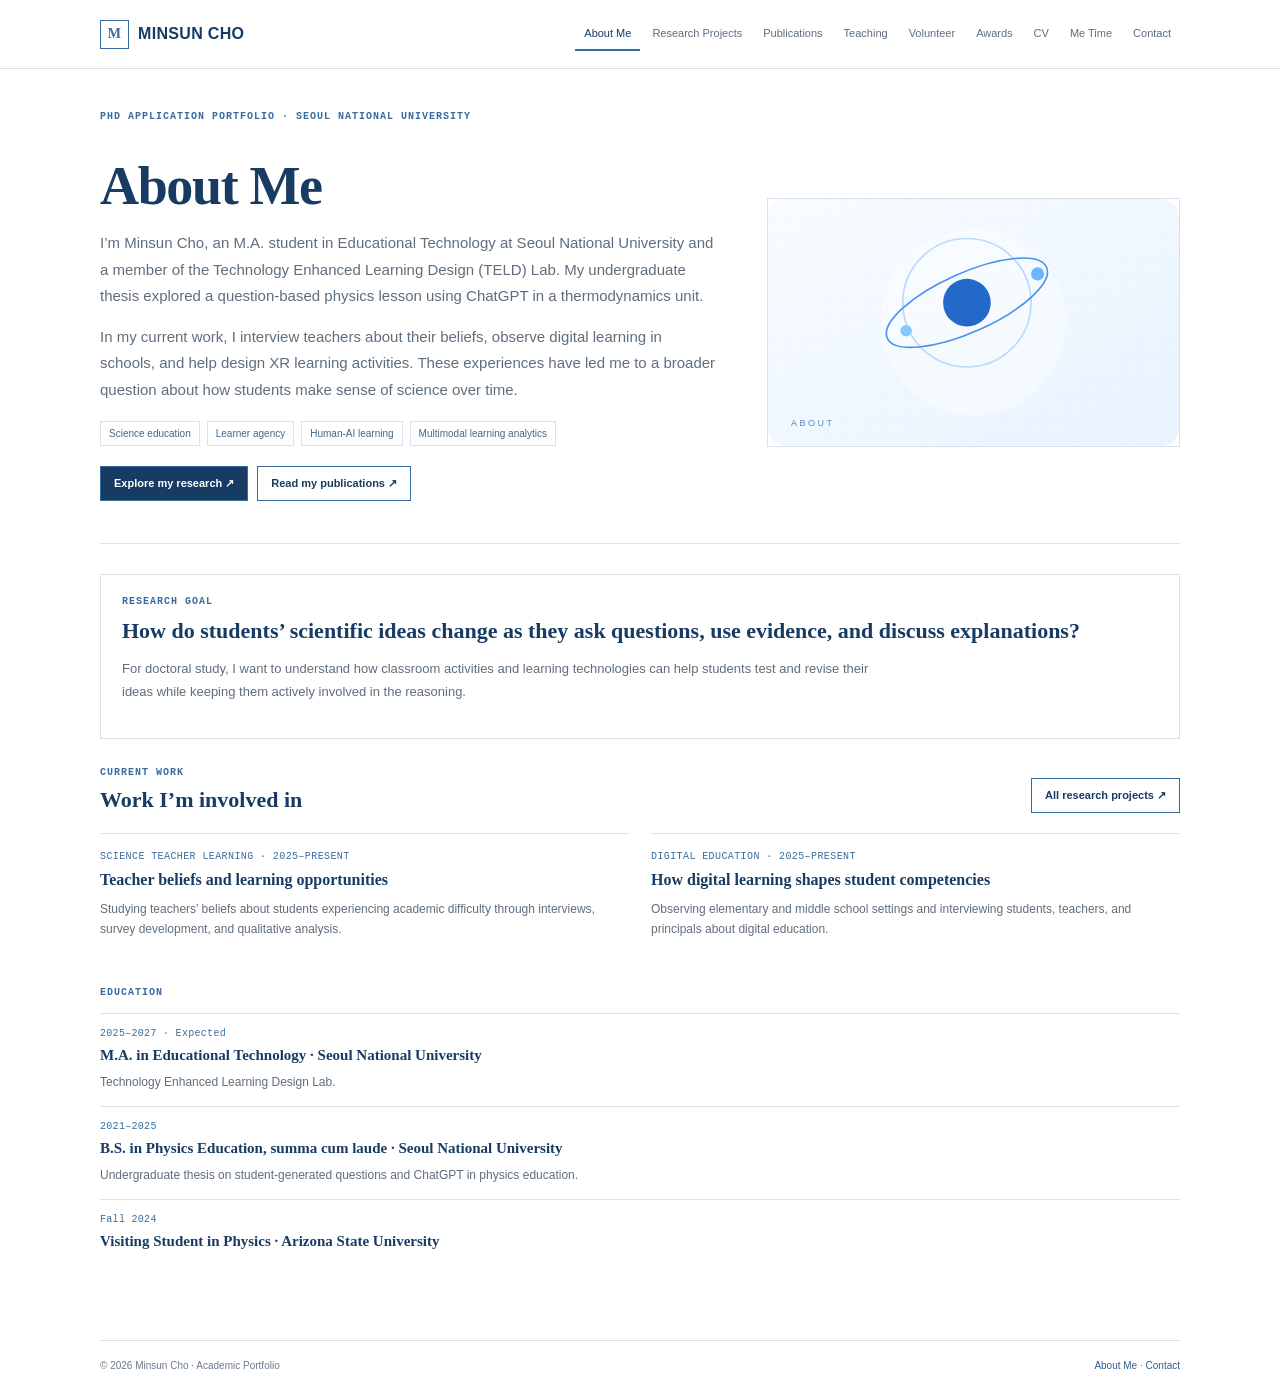
<file: index.html>
<!doctype html>
<html lang="en">
<head><meta charset="utf-8"><meta name="viewport" content="width=device-width,initial-scale=1"><meta name="theme-color" content="#ffffff"><meta name="description" content="Minsun Cho studies learner agency and technology-enhanced science learning."><title>About Me | Minsun Cho</title><link rel="icon" href="assets/favicon.svg" type="image/svg+xml"><link rel="stylesheet" href="styles.css"></head>
<body><header class="top"><div class="shell bar"><a class="wordmark" href="index.html"><span class="mark">M</span><span>MINSUN CHO</span></a><nav class="tabs" aria-label="Portfolio pages"><a href="index.html" aria-current="page">About Me</a><a href="research-projects.html">Research Projects</a><a href="publications.html">Publications</a><a href="teaching.html">Teaching</a><a href="volunteer.html">Volunteer</a><a href="awards.html">Awards</a><a href="cv.html">CV</a><a href="me-time.html">Me Time</a><a href="contact.html">Contact</a></nav></div></header>
<main class="shell main"><div class="eyebrow">PhD Application Portfolio · Seoul National University</div>
  <section class="hero"><div><h1>About Me</h1><p class="intro">I’m Minsun Cho, an M.A. student in Educational Technology at Seoul National University and a member of the Technology Enhanced Learning Design (TELD) Lab. My undergraduate thesis explored a question-based physics lesson using ChatGPT in a thermodynamics unit.</p><p class="intro">In my current work, I interview teachers about their beliefs, observe digital learning in schools, and help design XR learning activities. These experiences have led me to a broader question about how students make sense of science over time.</p><div class="tag-row"><span class="tag">Science education</span><span class="tag">Learner agency</span><span class="tag">Human-AI learning</span><span class="tag">Multimodal learning analytics</span></div><div class="buttons"><a class="button primary" href="research-projects.html">Explore my research ↗</a><a class="button secondary" href="publications.html">Read my publications ↗</a></div></div><div class="hero-art"><img src="assets/images/about.svg" alt="Abstract blue and white orbital illustration"></div></section>
  <section class="panel"><div class="eyebrow">Research Goal</div><h2 class="section-head" style="margin-top:10px">How do students’ scientific ideas change as they ask questions, use evidence, and discuss explanations?</h2><p class="section-copy">For doctoral study, I want to understand how classroom activities and learning technologies can help students test and revise their ideas while keeping them actively involved in the reasoning.</p></section>
  <section style="margin-top:28px"><div style="display:flex;justify-content:space-between;align-items:end;gap:14px;flex-wrap:wrap"><div><div class="eyebrow">Current Work</div><h2 class="section-head" style="margin:8px 0 0">Work I’m involved in</h2></div><a class="button secondary" href="research-projects.html">All research projects ↗</a></div><div class="grid"><article class="card"><div class="meta">SCIENCE TEACHER LEARNING · 2025–PRESENT</div><h3>Teacher beliefs and learning opportunities</h3><p>Studying teachers’ beliefs about students experiencing academic difficulty through interviews, survey development, and qualitative analysis.</p></article><article class="card"><div class="meta">DIGITAL EDUCATION · 2025–PRESENT</div><h3>How digital learning shapes student competencies</h3><p>Observing elementary and middle school settings and interviewing students, teachers, and principals about digital education.</p></article></div></section>
  <section class="section" style="margin-top:30px"><div class="eyebrow">Education</div><div class="list"><div class="item"><div class="date">2025–2027 · Expected</div><h3>M.A. in Educational Technology · Seoul National University</h3><p>Technology Enhanced Learning Design Lab.</p></div><div class="item"><div class="date">2021–2025</div><h3>B.S. in Physics Education, summa cum laude · Seoul National University</h3><p>Undergraduate thesis on student-generated questions and ChatGPT in physics education.</p></div><div class="item"><div class="date">Fall 2024</div><h3>Visiting Student in Physics · Arizona State University</h3></div></div></section>
</main><footer class="shell footer"><span>© <span id="year"></span> Minsun Cho · Academic Portfolio</span><span><a href="index.html">About Me</a> · <a href="contact.html">Contact</a></span></footer><script src="script.js"></script></body></html>
</file>
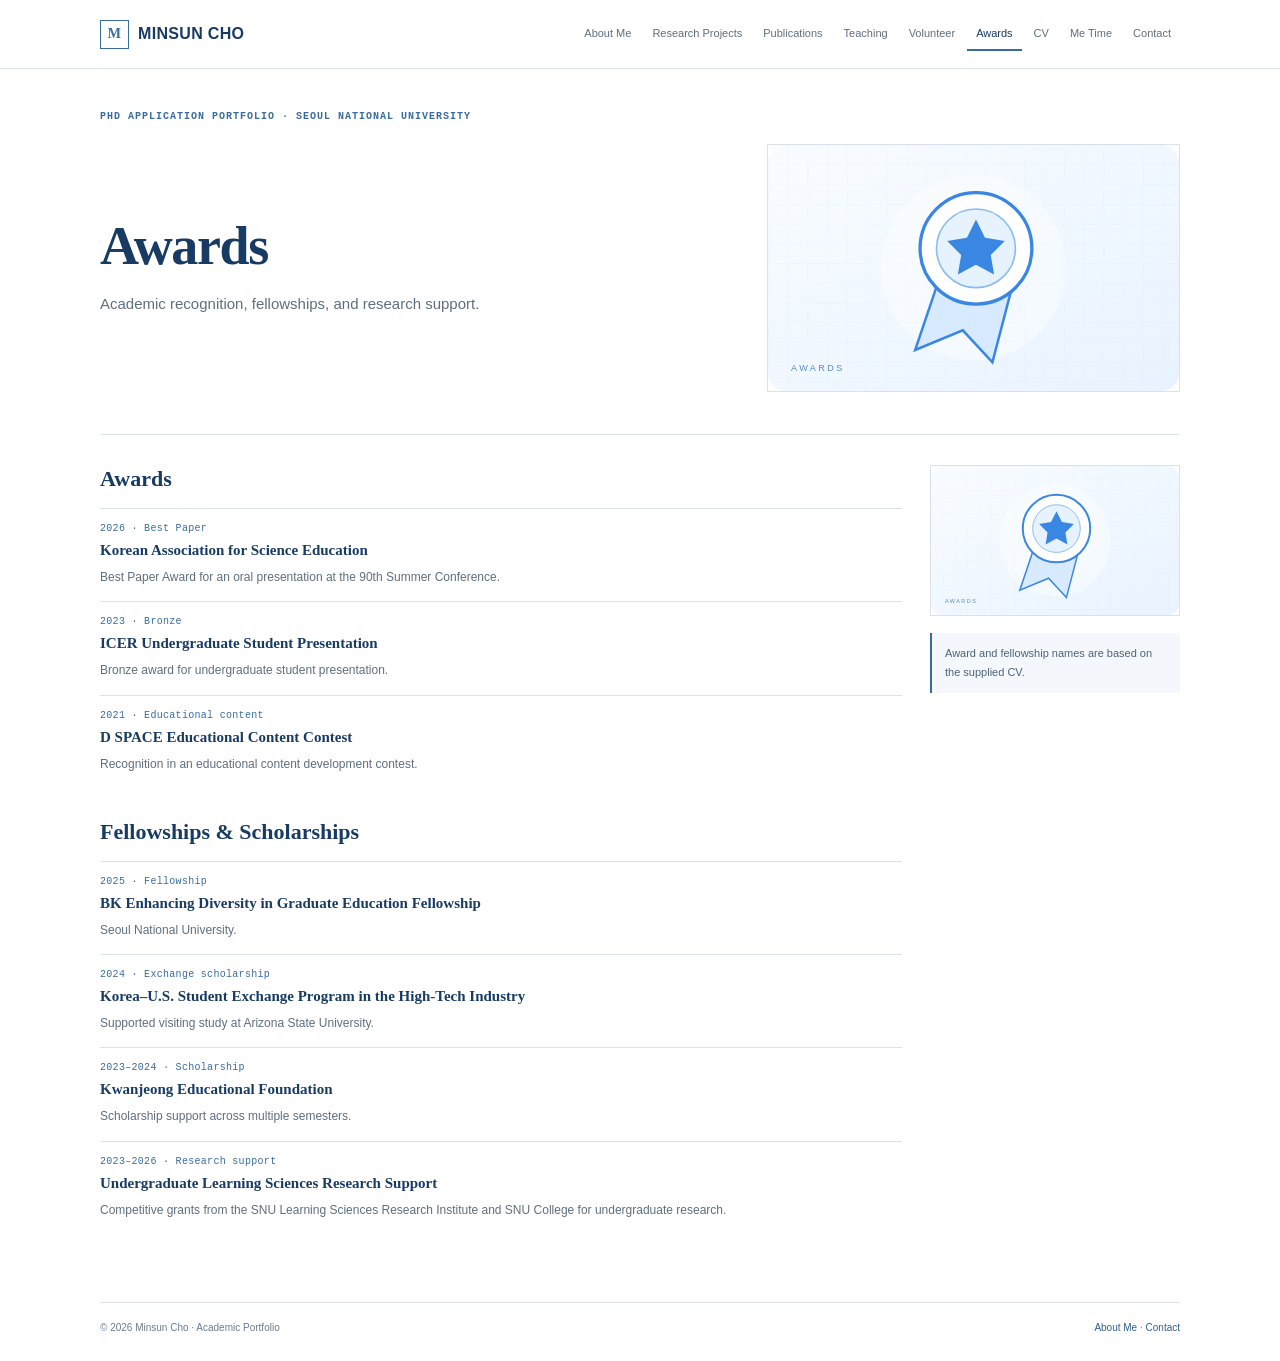
<file: awards.html>
<!doctype html>
<html lang="en">
<head><meta charset="utf-8"><meta name="viewport" content="width=device-width,initial-scale=1"><meta name="theme-color" content="#ffffff"><meta name="description" content="Selected awards, fellowships, and scholarships received by Minsun Cho."><title>Awards | Minsun Cho</title><link rel="icon" href="assets/favicon.svg" type="image/svg+xml"><link rel="stylesheet" href="styles.css"></head>
<body><header class="top"><div class="shell bar"><a class="wordmark" href="index.html"><span class="mark">M</span><span>MINSUN CHO</span></a><nav class="tabs" aria-label="Portfolio pages"><a href="index.html">About Me</a><a href="research-projects.html">Research Projects</a><a href="publications.html">Publications</a><a href="teaching.html">Teaching</a><a href="volunteer.html">Volunteer</a><a href="awards.html" aria-current="page">Awards</a><a href="cv.html">CV</a><a href="me-time.html">Me Time</a><a href="contact.html">Contact</a></nav></div></header>
<main class="shell main"><div class="eyebrow">PhD Application Portfolio · Seoul National University</div><section class="hero"><div><h1>Awards</h1><p class="intro">Academic recognition, fellowships, and research support.</p></div><div class="hero-art"><img src="assets/images/awards.svg" alt="Abstract blue and white medal illustration"></div></section>
  <section class="split"><div><h2 class="section-head">Awards</h2><div class="list"><div class="item"><div class="date">2026 · Best Paper</div><h3>Korean Association for Science Education</h3><p>Best Paper Award for an oral presentation at the 90th Summer Conference.</p></div><div class="item"><div class="date">2023 · Bronze</div><h3>ICER Undergraduate Student Presentation</h3><p>Bronze award for undergraduate student presentation.</p></div><div class="item"><div class="date">2021 · Educational content</div><h3>D SPACE Educational Content Contest</h3><p>Recognition in an educational content development contest.</p></div></div>
  <h2 class="section-head" style="margin-top:30px">Fellowships &amp; Scholarships</h2><div class="list"><div class="item"><div class="date">2025 · Fellowship</div><h3>BK Enhancing Diversity in Graduate Education Fellowship</h3><p>Seoul National University.</p></div><div class="item"><div class="date">2024 · Exchange scholarship</div><h3>Korea–U.S. Student Exchange Program in the High-Tech Industry</h3><p>Supported visiting study at Arizona State University.</p></div><div class="item"><div class="date">2023–2024 · Scholarship</div><h3>Kwanjeong Educational Foundation</h3><p>Scholarship support across multiple semesters.</p></div><div class="item"><div class="date">2023–2026 · Research support</div><h3>Undergraduate Learning Sciences Research Support</h3><p>Competitive grants from the SNU Learning Sciences Research Institute and SNU College for undergraduate research.</p></div></div></div>
  <div><img class="side-visual" src="assets/images/awards.svg" alt="Abstract blue and white academic medal illustration"><div class="note">Award and fellowship names are based on the supplied CV.</div></div></section></main>
<footer class="shell footer"><span>© <span id="year"></span> Minsun Cho · Academic Portfolio</span><span><a href="index.html">About Me</a> · <a href="contact.html">Contact</a></span></footer><script src="script.js"></script></body></html>
</file>
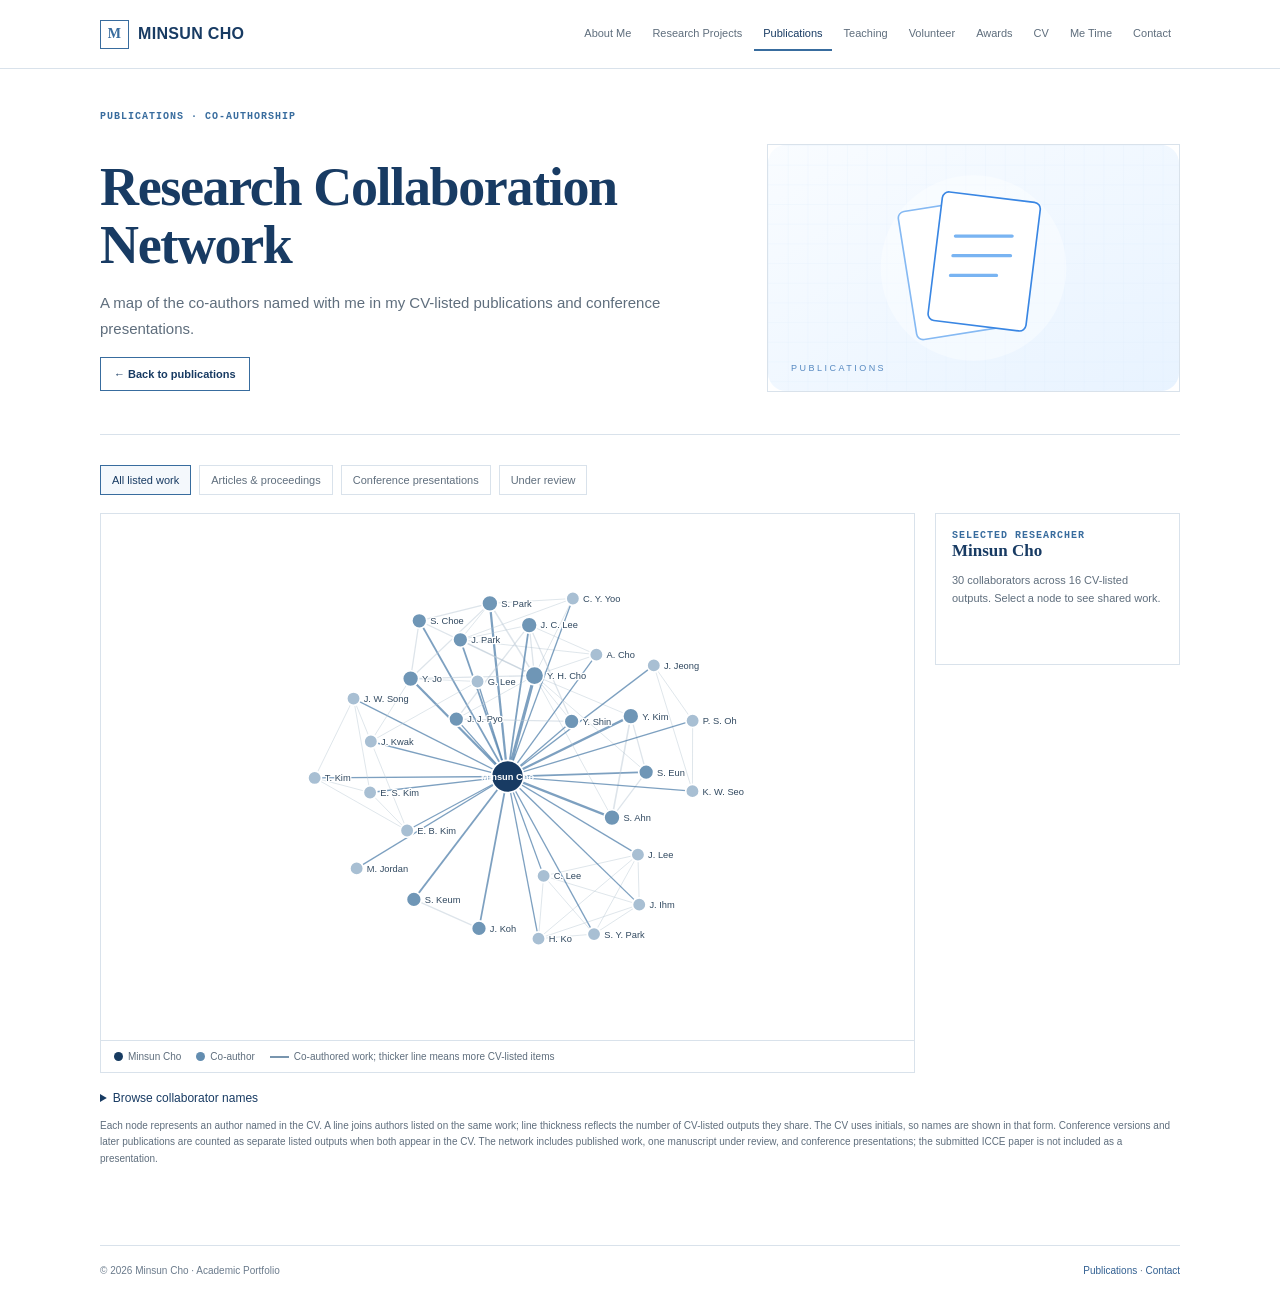
<file: collaborations.html>
<!doctype html>
<html lang="en">
<head>
  <meta charset="utf-8"><meta name="viewport" content="width=device-width,initial-scale=1">
  <meta name="description" content="An interactive co-authorship network based on Minsun Cho's CV.">
  <title>Research Collaboration Network | Minsun Cho</title>
  <link rel="icon" href="assets/favicon.svg" type="image/svg+xml"><link rel="stylesheet" href="styles.css">
</head>
<body>
  <header class="top"><div class="shell bar"><a class="wordmark" href="index.html"><span class="mark">M</span><span>MINSUN CHO</span></a><nav class="tabs" aria-label="Portfolio pages"><a href="index.html">About Me</a><a href="research-projects.html">Research Projects</a><a href="publications.html" aria-current="page">Publications</a><a href="teaching.html">Teaching</a><a href="volunteer.html">Volunteer</a><a href="awards.html">Awards</a><a href="cv.html">CV</a><a href="me-time.html">Me Time</a><a href="contact.html">Contact</a></nav></div></header>
  <main class="shell main">
    <div class="eyebrow">Publications · Co-authorship</div>
    <section class="hero"><div><h1>Research Collaboration Network</h1><p class="intro">A map of the co-authors named with me in my CV-listed publications and conference presentations.</p><a class="button secondary" href="publications.html">← Back to publications</a></div><div class="hero-art"><img src="assets/images/publications.svg" alt="Blue line illustration representing connected research work"></div></section>
    <section>
      <div class="network-toolbar" aria-label="Filter collaboration records">
        <button class="filter-button" data-filter="all" aria-pressed="true">All listed work</button>
        <button class="filter-button" data-filter="publication" aria-pressed="false">Articles &amp; proceedings</button>
        <button class="filter-button" data-filter="conference" aria-pressed="false">Conference presentations</button>
        <button class="filter-button" data-filter="review" aria-pressed="false">Under review</button>
      </div>
      <div class="network-layout">
        <div class="network-frame">
          <svg id="network" class="network-svg" viewBox="0 0 960 620" role="img" aria-labelledby="network-title network-description">
            <title id="network-title">Minsun Cho's co-authorship network</title>
            <desc id="network-description">An interactive graph. Select a collaborator to see co-authored works.</desc>
            <g id="edges"></g><g id="nodes"></g>
          </svg>
          <div class="net-legend"><span><i class="legend-dot center"></i>Minsun Cho</span><span><i class="legend-dot"></i>Co-author</span><span><i class="legend-line"></i>Co-authored work; thicker line means more CV-listed items</span></div>
        </div>
        <aside class="network-detail" aria-live="polite"><div class="eyebrow">Selected researcher</div><h2 id="detail-name">Minsun Cho</h2><p id="detail-summary">Select a node to see how many listed outputs you share and which ones.</p><div class="network-count" id="detail-count"></div><ul id="detail-works"></ul><p class="network-status" id="network-status"></p></aside>
      </div>
      <details style="margin-top:18px"><summary style="cursor:pointer;color:var(--navy);font-size:12px">Browse collaborator names</summary><div id="collaborator-directory" class="tag-row"></div></details>
      <p class="network-note">Each node represents an author named in the CV. A line joins authors listed on the same work; line thickness reflects the number of CV-listed outputs they share. The CV uses initials, so names are shown in that form. Conference versions and later publications are counted as separate listed outputs when both appear in the CV. The network includes published work, one manuscript under review, and conference presentations; the submitted ICCE paper is not included as a presentation.</p>
    </section>
  </main>
  <footer class="shell footer"><span>© <span id="year"></span> Minsun Cho · Academic Portfolio</span><span><a href="publications.html">Publications</a> · <a href="contact.html">Contact</a></span></footer>
  <script src="script.js"></script><script src="collaborations.js"></script>
</body>
</html>
</file>
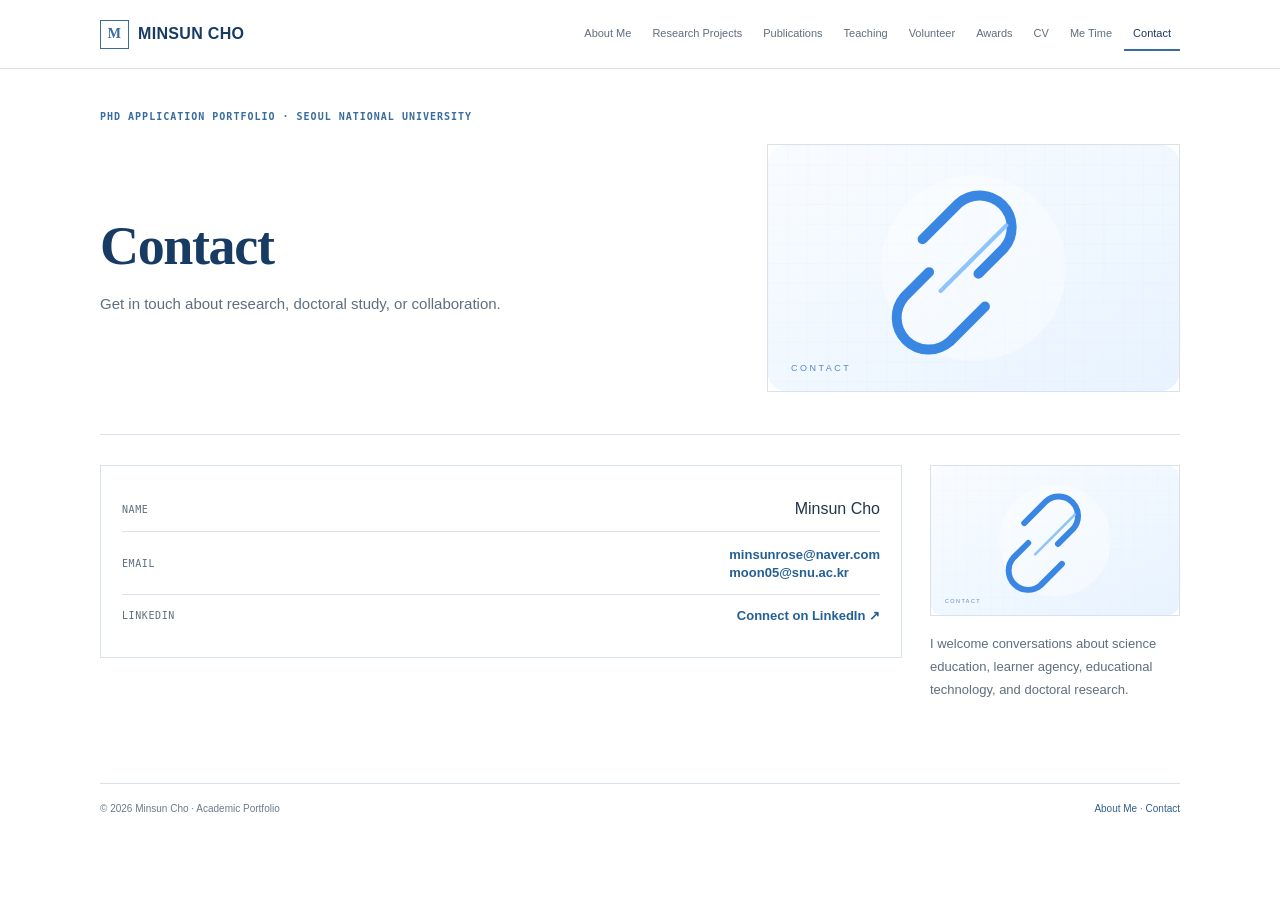
<file: contact.html>
<!doctype html><html lang="en"><head><meta charset="utf-8"><meta name="viewport" content="width=device-width,initial-scale=1"><meta name="theme-color" content="#ffffff"><meta name="description" content="Get in touch about research, doctoral study, or collaboration."><title>Contact | Minsun Cho</title><link rel="icon" href="assets/favicon.svg" type="image/svg+xml"><link rel="stylesheet" href="styles.css"></head><body><header class="top"><div class="shell bar"><a class="wordmark" href="index.html"><span class="mark">M</span><span>MINSUN CHO</span></a><nav class="tabs" aria-label="Portfolio pages"><a href="index.html">About Me</a><a href="research-projects.html">Research Projects</a><a href="publications.html">Publications</a><a href="teaching.html">Teaching</a><a href="volunteer.html">Volunteer</a><a href="awards.html">Awards</a><a href="cv.html">CV</a><a href="me-time.html">Me Time</a><a href="contact.html" aria-current="page">Contact</a></nav></div></header><main class="shell main"><div class="eyebrow">PhD Application Portfolio · Seoul National University</div><section class="hero"><div><h1>Contact</h1><p class="intro">Get in touch about research, doctoral study, or collaboration.</p></div><div class="hero-art"><img src="assets/images/contact.svg" alt="Abstract blue and white illustration for Contact"></div></section><section><div class="split"><div class="panel"><div class="contact-line"><span class="contact-label">Name</span><span>Minsun Cho</span></div><div class="contact-line"><span class="contact-label">Email</span><span><a href="mailto:minsunrose@naver.com">minsunrose@naver.com</a><br><a href="mailto:moon05@snu.ac.kr">moon05@snu.ac.kr</a></span></div><div class="contact-line"><span class="contact-label">LinkedIn</span><a href="https://www.linkedin.com/in/minsun-cho-575390418" target="_blank" rel="noreferrer">Connect on LinkedIn ↗</a></div></div><div><img class="side-visual" src="assets/images/contact.svg" alt="Blue and white connected links illustration"><p class="section-copy">I welcome conversations about science education, learner agency, educational technology, and doctoral research.</p></div></div></section></main><footer class="shell footer"><span>© <span id="year"></span> Minsun Cho · Academic Portfolio</span><span><a href="index.html">About Me</a> · <a href="contact.html">Contact</a></span></footer><script src="script.js"></script></body></html>
</file>
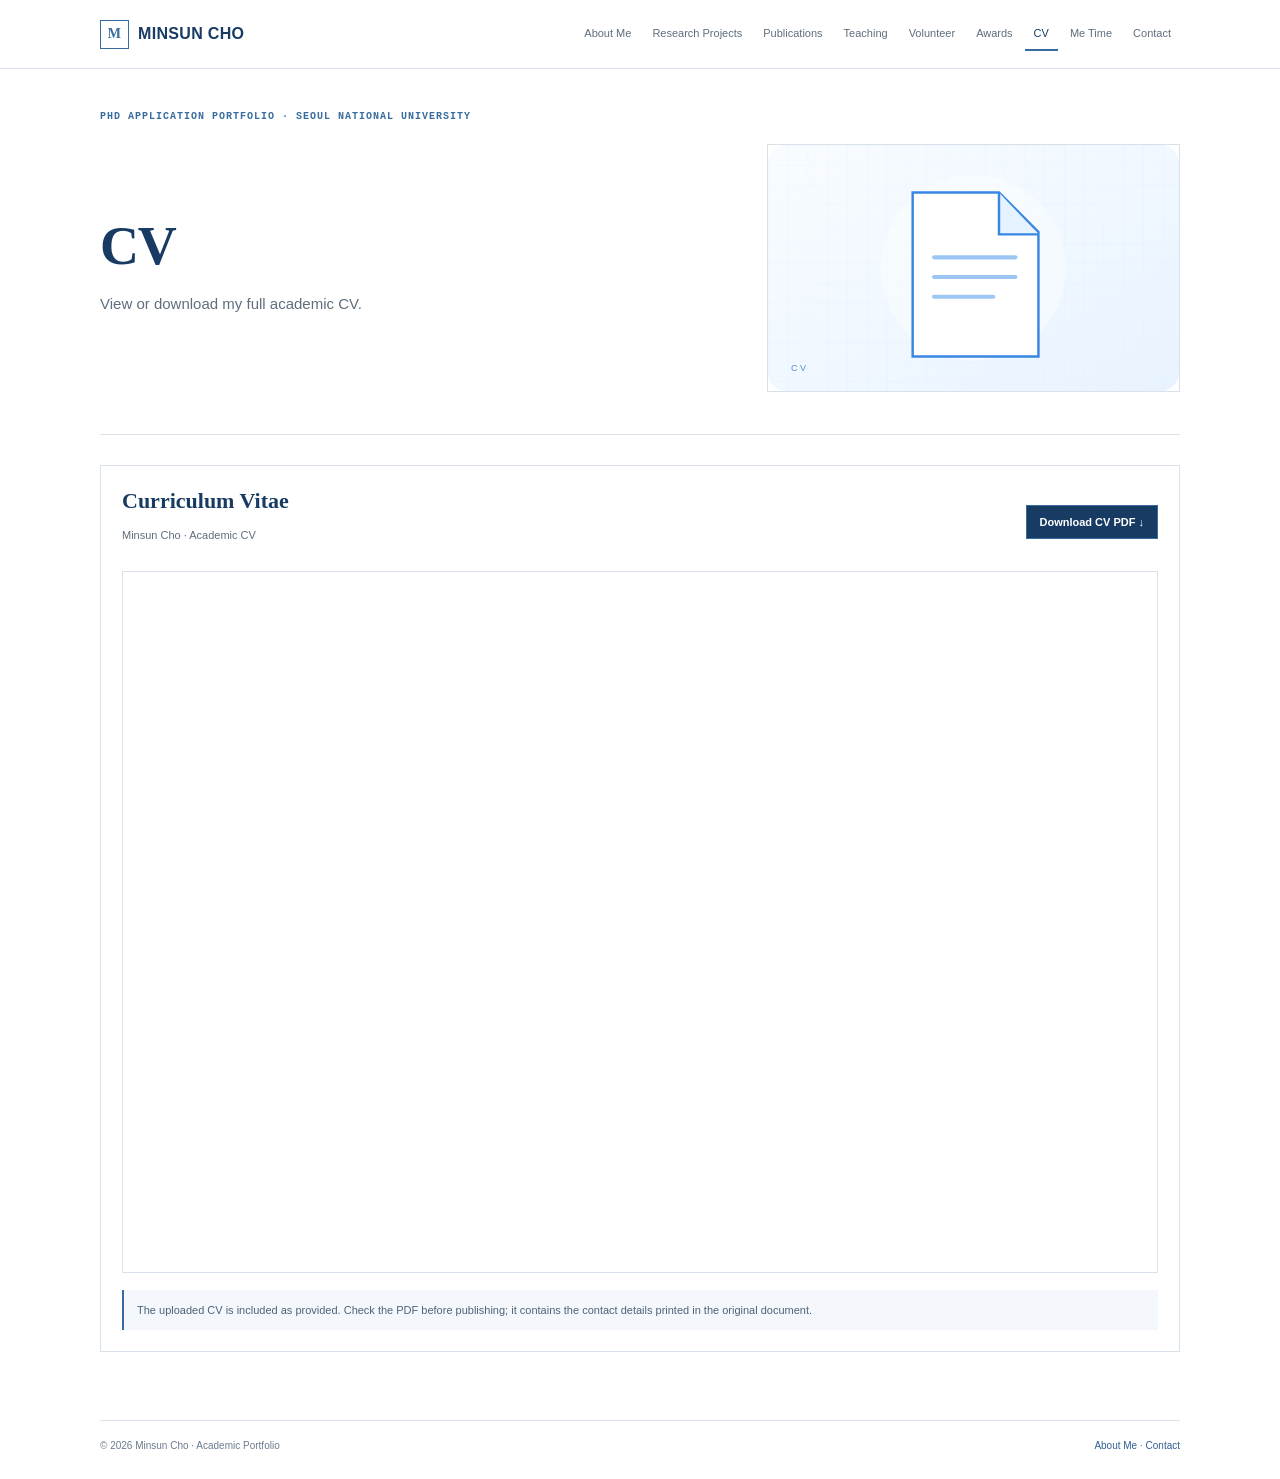
<file: cv.html>
<!doctype html><html lang="en"><head><meta charset="utf-8"><meta name="viewport" content="width=device-width,initial-scale=1"><meta name="theme-color" content="#ffffff"><meta name="description" content="View or download my full academic CV."><title>CV | Minsun Cho</title><link rel="icon" href="assets/favicon.svg" type="image/svg+xml"><link rel="stylesheet" href="styles.css"></head><body><header class="top"><div class="shell bar"><a class="wordmark" href="index.html"><span class="mark">M</span><span>MINSUN CHO</span></a><nav class="tabs" aria-label="Portfolio pages"><a href="index.html">About Me</a><a href="research-projects.html">Research Projects</a><a href="publications.html">Publications</a><a href="teaching.html">Teaching</a><a href="volunteer.html">Volunteer</a><a href="awards.html">Awards</a><a href="cv.html" aria-current="page">CV</a><a href="me-time.html">Me Time</a><a href="contact.html">Contact</a></nav></div></header><main class="shell main"><div class="eyebrow">PhD Application Portfolio · Seoul National University</div><section class="hero"><div><h1>CV</h1><p class="intro">View or download my full academic CV.</p></div><div class="hero-art"><img src="assets/images/cv.svg" alt="Abstract blue and white illustration for CV"></div></section><section><div class="panel"><div style="display:flex;justify-content:space-between;align-items:center;gap:16px;flex-wrap:wrap;margin-bottom:15px"><div><h2 class="section-head" style="margin:0">Curriculum Vitae</h2><p class="small">Minsun Cho · Academic CV</p></div><a class="button primary" href="assets/Minsun_Cho_CV.pdf" download>Download CV PDF ↓</a></div><iframe class="cv-viewer" src="assets/CV_Minsun Cho.pdf#view=FitH" title="Minsun Cho academic CV"></iframe><div class="note">The uploaded CV is included as provided. Check the PDF before publishing; it contains the contact details printed in the original document.</div></div></section></main><footer class="shell footer"><span>© <span id="year"></span> Minsun Cho · Academic Portfolio</span><span><a href="index.html">About Me</a> · <a href="contact.html">Contact</a></span></footer><script src="script.js"></script></body></html>
</file>
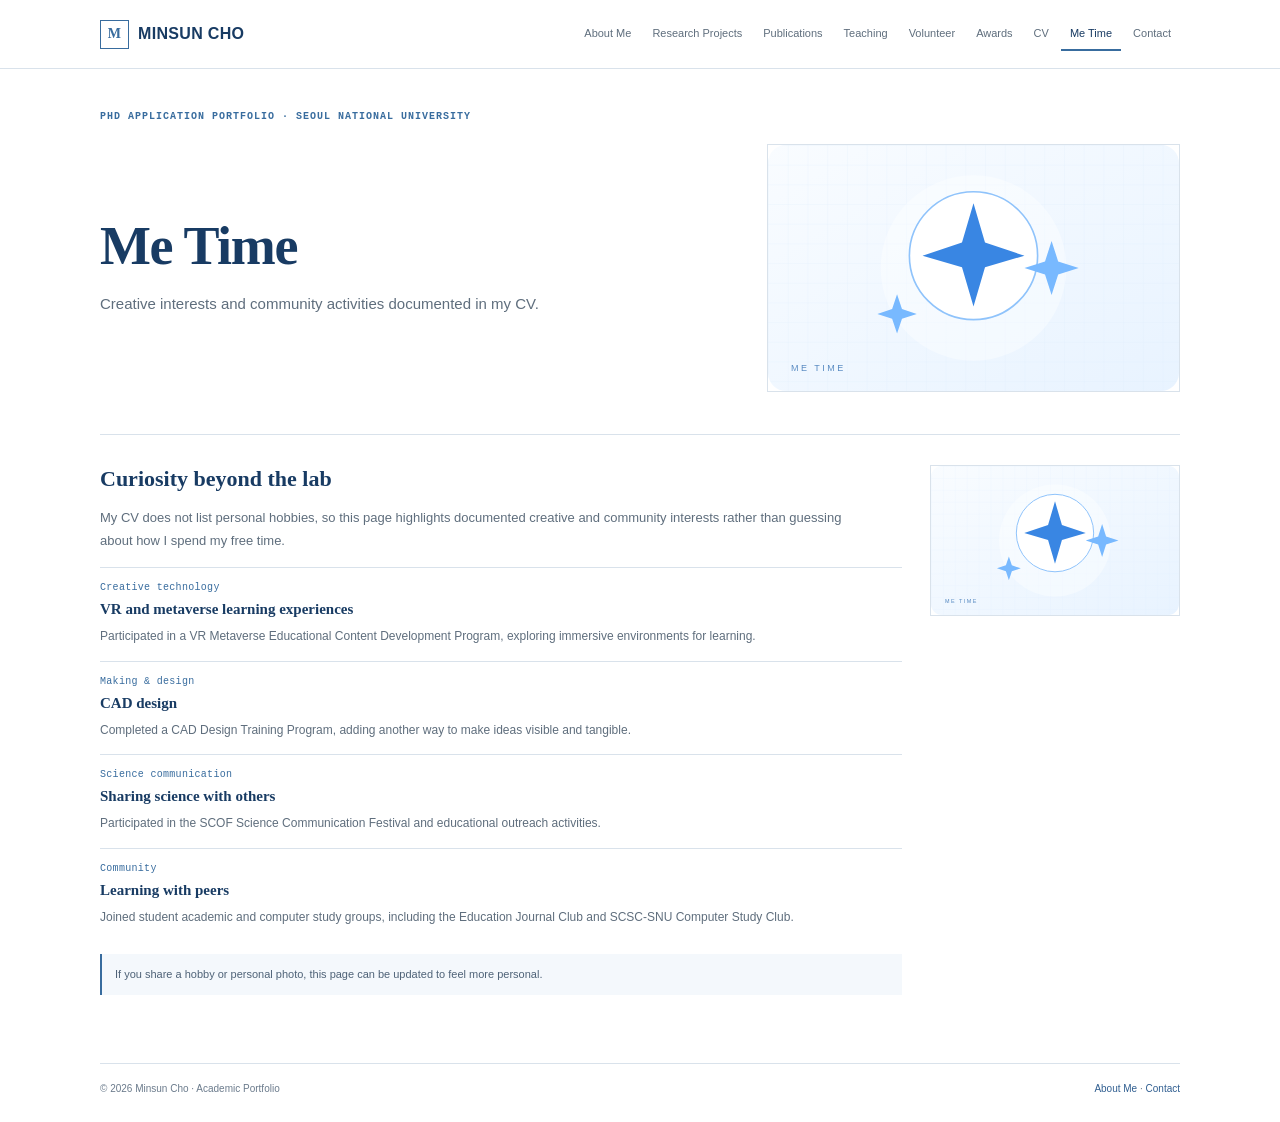
<file: me-time.html>
<!doctype html><html lang="en"><head><meta charset="utf-8"><meta name="viewport" content="width=device-width,initial-scale=1"><meta name="theme-color" content="#ffffff"><meta name="description" content="Creative interests and community activities documented in my CV."><title>Me Time | Minsun Cho</title><link rel="icon" href="assets/favicon.svg" type="image/svg+xml"><link rel="stylesheet" href="styles.css"></head><body><header class="top"><div class="shell bar"><a class="wordmark" href="index.html"><span class="mark">M</span><span>MINSUN CHO</span></a><nav class="tabs" aria-label="Portfolio pages"><a href="index.html">About Me</a><a href="research-projects.html">Research Projects</a><a href="publications.html">Publications</a><a href="teaching.html">Teaching</a><a href="volunteer.html">Volunteer</a><a href="awards.html">Awards</a><a href="cv.html">CV</a><a href="me-time.html" aria-current="page">Me Time</a><a href="contact.html">Contact</a></nav></div></header><main class="shell main"><div class="eyebrow">PhD Application Portfolio · Seoul National University</div><section class="hero"><div><h1>Me Time</h1><p class="intro">Creative interests and community activities documented in my CV.</p></div><div class="hero-art"><img src="assets/images/me-time.svg" alt="Abstract blue and white illustration for Me Time"></div></section><section><div class="split"><div><h2 class="section-head">Curiosity beyond the lab</h2><p class="section-copy">My CV does not list personal hobbies, so this page highlights documented creative and community interests rather than guessing about how I spend my free time.</p><div class="list">
<div class="item"><div class="date">Creative technology</div><h3>VR and metaverse learning experiences</h3><p>Participated in a VR Metaverse Educational Content Development Program, exploring immersive environments for learning.</p></div>
<div class="item"><div class="date">Making &amp; design</div><h3>CAD design</h3><p>Completed a CAD Design Training Program, adding another way to make ideas visible and tangible.</p></div>
<div class="item"><div class="date">Science communication</div><h3>Sharing science with others</h3><p>Participated in the SCOF Science Communication Festival and educational outreach activities.</p></div>
<div class="item"><div class="date">Community</div><h3>Learning with peers</h3><p>Joined student academic and computer study groups, including the Education Journal Club and SCSC-SNU Computer Study Club.</p></div>
</div><div class="note">If you share a hobby or personal photo, this page can be updated to feel more personal.</div></div><div><img class="side-visual" src="assets/images/me-time.svg" alt="Abstract blue star and creative spark illustration"></div></div></section></main><footer class="shell footer"><span>© <span id="year"></span> Minsun Cho · Academic Portfolio</span><span><a href="index.html">About Me</a> · <a href="contact.html">Contact</a></span></footer><script src="script.js"></script></body></html>
</file>
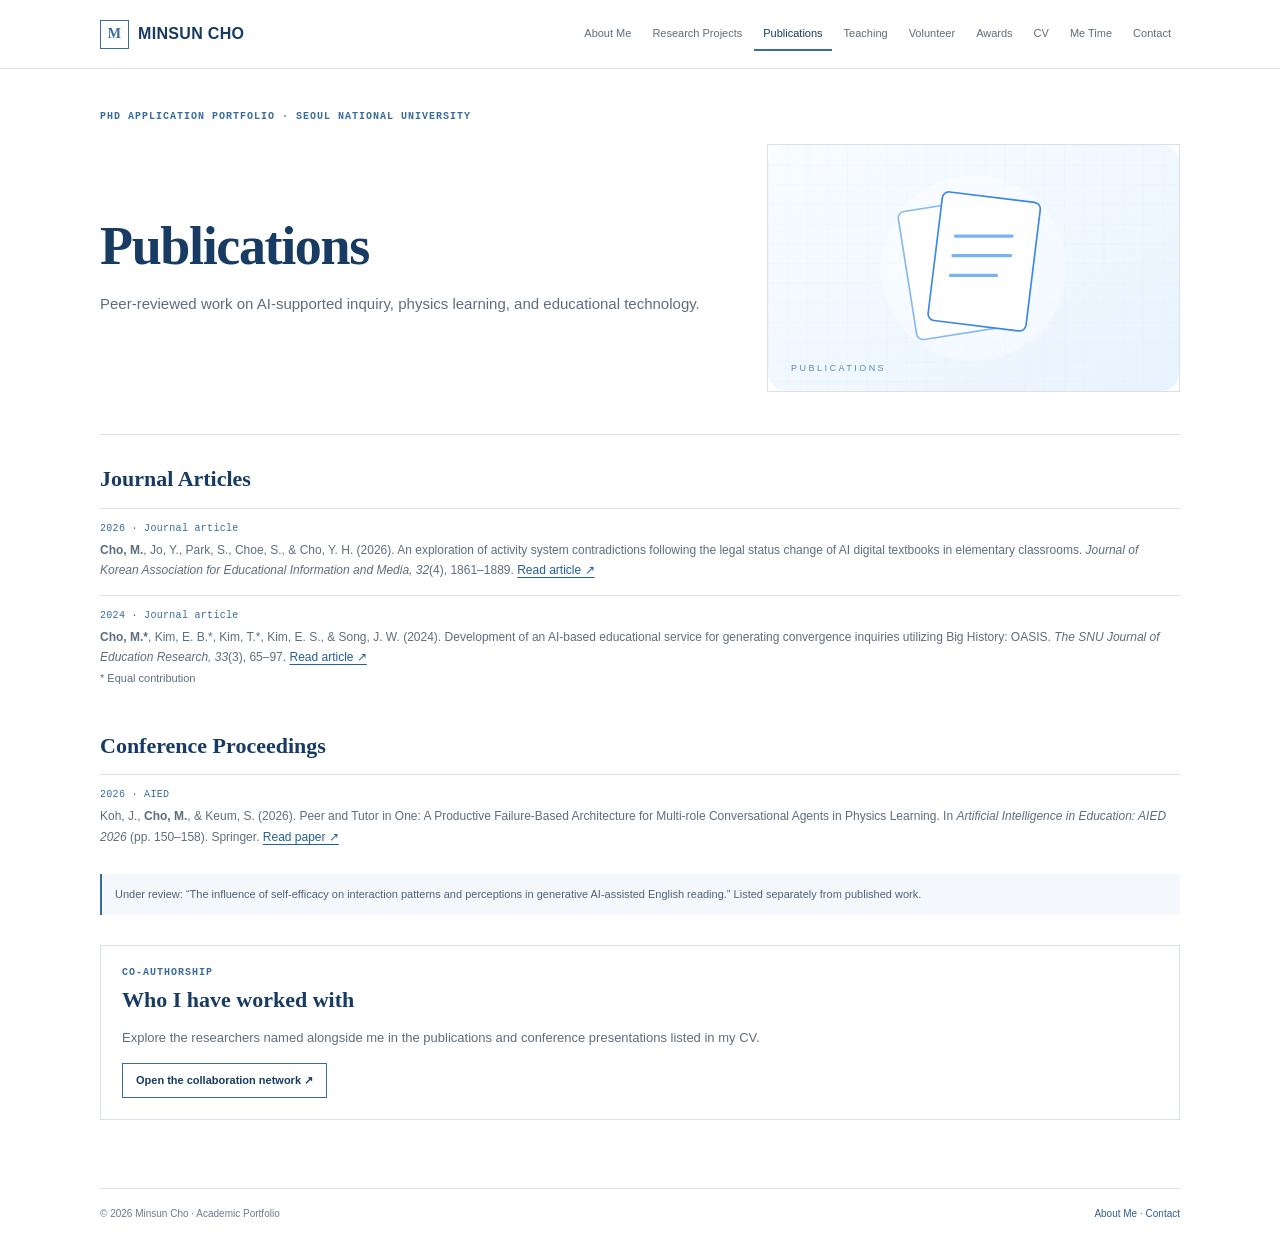
<file: publications.html>
<!doctype html><html lang="en"><head><meta charset="utf-8"><meta name="viewport" content="width=device-width,initial-scale=1"><meta name="theme-color" content="#ffffff"><meta name="description" content="Peer-reviewed work on AI-supported inquiry, physics learning, and educational technology."><title>Publications | Minsun Cho</title><link rel="icon" href="assets/favicon.svg" type="image/svg+xml"><link rel="stylesheet" href="styles.css"></head><body><header class="top"><div class="shell bar"><a class="wordmark" href="index.html"><span class="mark">M</span><span>MINSUN CHO</span></a><nav class="tabs" aria-label="Portfolio pages"><a href="index.html">About Me</a><a href="research-projects.html">Research Projects</a><a href="publications.html" aria-current="page">Publications</a><a href="teaching.html">Teaching</a><a href="volunteer.html">Volunteer</a><a href="awards.html">Awards</a><a href="cv.html">CV</a><a href="me-time.html">Me Time</a><a href="contact.html">Contact</a></nav></div></header><main class="shell main"><div class="eyebrow">PhD Application Portfolio · Seoul National University</div><section class="hero"><div><h1>Publications</h1><p class="intro">Peer-reviewed work on AI-supported inquiry, physics learning, and educational technology.</p></div><div class="hero-art"><img src="assets/images/publications.svg" alt="Abstract blue and white illustration for Publications"></div></section><section><h2 class="section-head">Journal Articles</h2><div class="list">
<div class="item"><div class="date">2026 · Journal article</div><p><strong>Cho, M.</strong>, Jo, Y., Park, S., Choe, S., &amp; Cho, Y. H. (2026). An exploration of activity system contradictions following the legal status change of AI digital textbooks in elementary classrooms. <em>Journal of Korean Association for Educational Information and Media, 32</em>(4), 1861–1889. <a href="https://doi.org/10.15833/kaeim.2026.32.4.001" target="_blank" rel="noreferrer">Read article ↗</a></p></div>
<div class="item"><div class="date">2024 · Journal article</div><p><strong>Cho, M.*</strong>, Kim, E. B.*, Kim, T.*, Kim, E. S., &amp; Song, J. W. (2024). Development of an AI-based educational service for generating convergence inquiries utilizing Big History: OASIS. <em>The SNU Journal of Education Research, 33</em>(3), 65–97. <a href="https://doi.org/10.54346/sjer.2024.33.3.65" target="_blank" rel="noreferrer">Read article ↗</a><br><span class="small">* Equal contribution</span></p></div>
</div><h2 class="section-head" style="margin-top:30px">Conference Proceedings</h2><div class="list"><div class="item"><div class="date">2026 · AIED</div><p>Koh, J., <strong>Cho, M.</strong>, &amp; Keum, S. (2026). Peer and Tutor in One: A Productive Failure-Based Architecture for Multi-role Conversational Agents in Physics Learning. In <em>Artificial Intelligence in Education: AIED 2026</em> (pp. 150–158). Springer. <a href="https://doi.org/10.1007/978-3-032-29760-0_17" target="_blank" rel="noreferrer">Read paper ↗</a></p></div></div><div class="note">Under review: “The influence of self-efficacy on interaction patterns and perceptions in generative AI-assisted English reading.” Listed separately from published work.</div><section class="panel" style="margin-top:30px"><div class="eyebrow">Co-authorship</div><h2 class="section-head" style="margin-top:8px">Who I have worked with</h2><p class="section-copy">Explore the researchers named alongside me in the publications and conference presentations listed in my CV.</p><a class="button secondary" href="collaborations.html">Open the collaboration network ↗</a></section></section></main><footer class="shell footer"><span>© <span id="year"></span> Minsun Cho · Academic Portfolio</span><span><a href="index.html">About Me</a> · <a href="contact.html">Contact</a></span></footer><script src="script.js"></script></body></html>
</file>
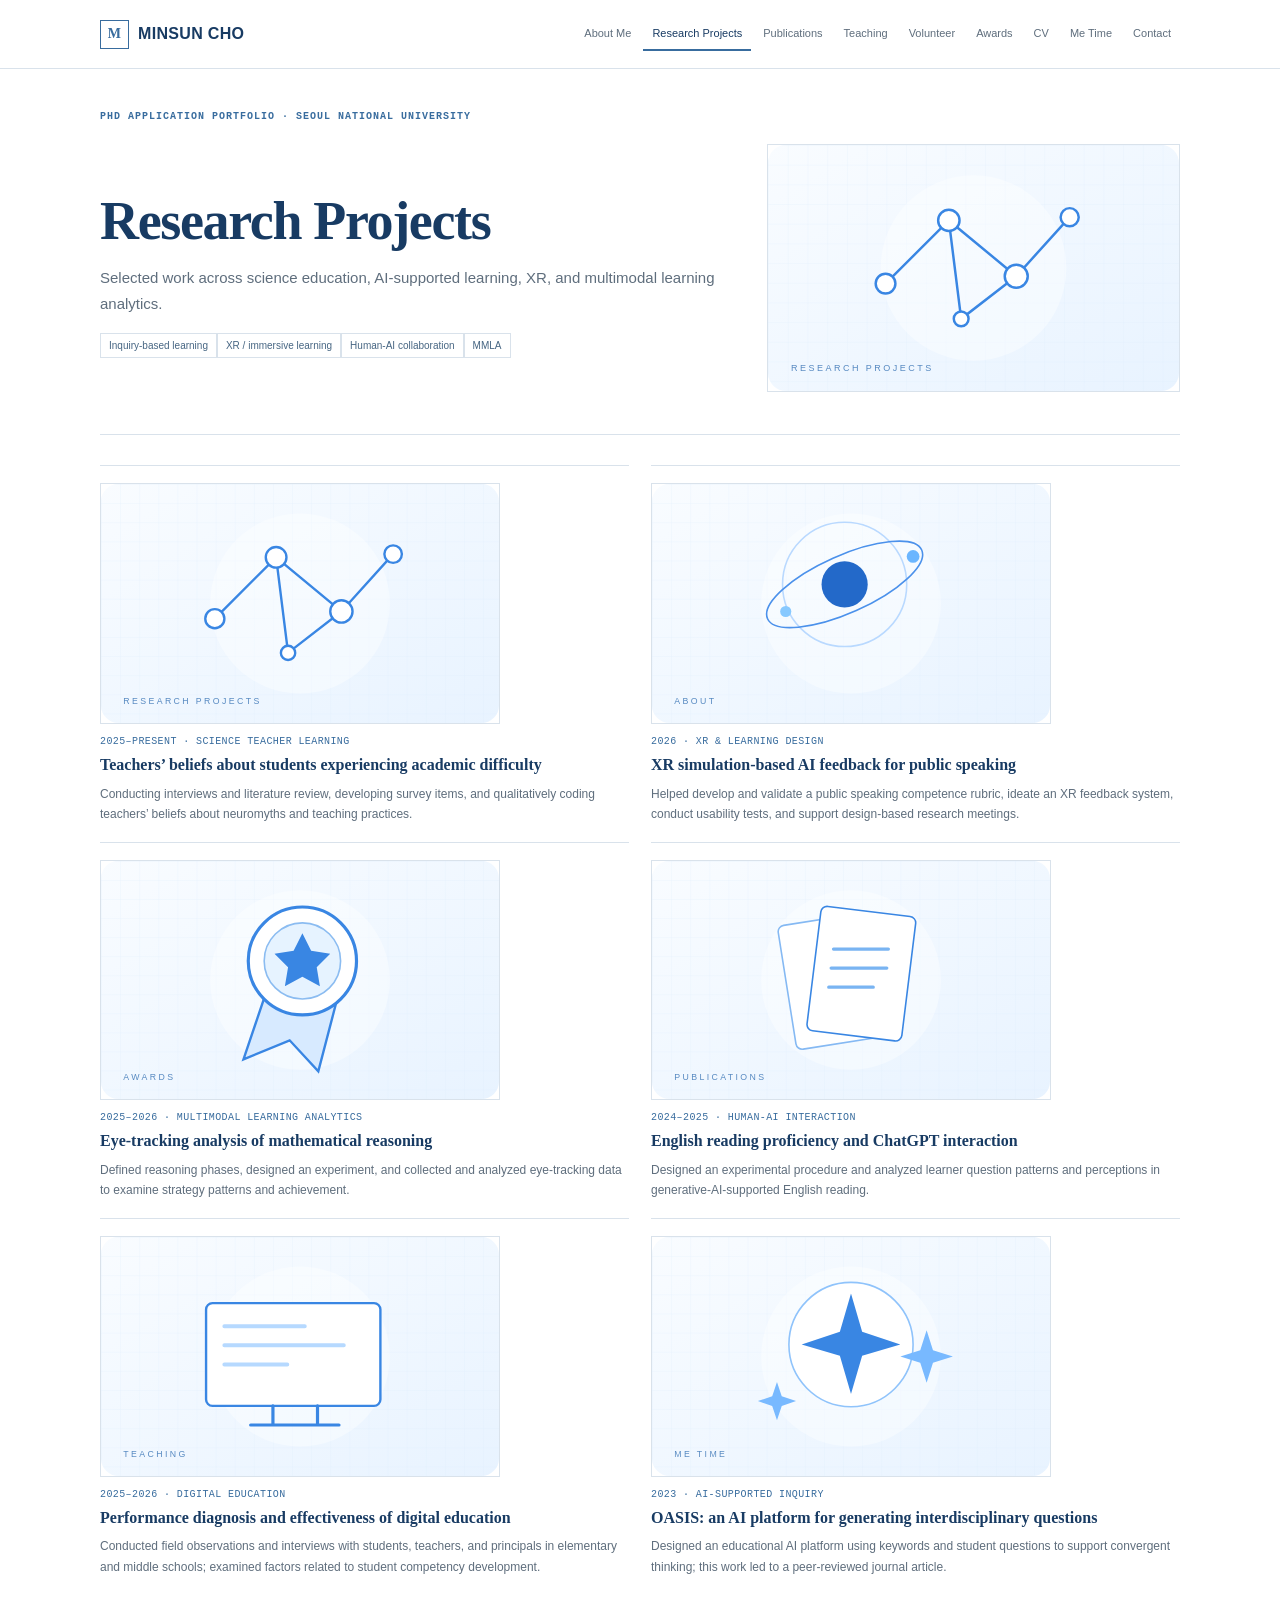
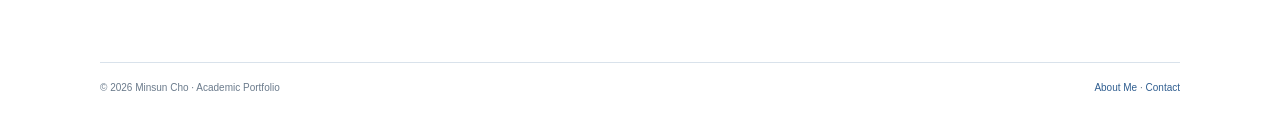
<file: research-projects.html>
<!doctype html><html lang="en"><head><meta charset="utf-8"><meta name="viewport" content="width=device-width,initial-scale=1"><meta name="theme-color" content="#ffffff"><meta name="description" content="Selected work across science education, AI-supported learning, XR, and multimodal learning analytics."><title>Research Projects | Minsun Cho</title><link rel="icon" href="assets/favicon.svg" type="image/svg+xml"><link rel="stylesheet" href="styles.css"></head><body><header class="top"><div class="shell bar"><a class="wordmark" href="index.html"><span class="mark">M</span><span>MINSUN CHO</span></a><nav class="tabs" aria-label="Portfolio pages"><a href="index.html">About Me</a><a href="research-projects.html" aria-current="page">Research Projects</a><a href="publications.html">Publications</a><a href="teaching.html">Teaching</a><a href="volunteer.html">Volunteer</a><a href="awards.html">Awards</a><a href="cv.html">CV</a><a href="me-time.html">Me Time</a><a href="contact.html">Contact</a></nav></div></header><main class="shell main"><div class="eyebrow">PhD Application Portfolio · Seoul National University</div><section class="hero"><div><h1>Research Projects</h1><p class="intro">Selected work across science education, AI-supported learning, XR, and multimodal learning analytics.</p><span class="tag">Inquiry-based learning</span><span class="tag">XR / immersive learning</span><span class="tag">Human-AI collaboration</span><span class="tag">MMLA</span></div><div class="hero-art"><img src="assets/images/research-projects.svg" alt="Abstract blue and white illustration for Research Projects"></div></section><section><div class="grid">
<article class="card"><div class="card-art"><img src="assets/images/research-projects.svg" alt="Abstract network illustration"></div><div class="meta">2025–present · Science teacher learning</div><h3>Teachers’ beliefs about students experiencing academic difficulty</h3><p>Conducting interviews and literature review, developing survey items, and qualitatively coding teachers’ beliefs about neuromyths and teaching practices.</p></article>
<article class="card"><div class="card-art"><img src="assets/images/about.svg" alt="Abstract orbital illustration"></div><div class="meta">2026 · XR &amp; learning design</div><h3>XR simulation-based AI feedback for public speaking</h3><p>Helped develop and validate a public speaking competence rubric, ideate an XR feedback system, conduct usability tests, and support design-based research meetings.</p></article>
<article class="card"><div class="card-art"><img src="assets/images/awards.svg" alt="Abstract medal illustration"></div><div class="meta">2025–2026 · Multimodal learning analytics</div><h3>Eye-tracking analysis of mathematical reasoning</h3><p>Defined reasoning phases, designed an experiment, and collected and analyzed eye-tracking data to examine strategy patterns and achievement.</p></article>
<article class="card"><div class="card-art"><img src="assets/images/publications.svg" alt="Abstract research pages illustration"></div><div class="meta">2024–2025 · Human-AI interaction</div><h3>English reading proficiency and ChatGPT interaction</h3><p>Designed an experimental procedure and analyzed learner question patterns and perceptions in generative-AI-supported English reading.</p></article>
<article class="card"><div class="card-art"><img src="assets/images/teaching.svg" alt="Abstract learning board illustration"></div><div class="meta">2025–2026 · Digital education</div><h3>Performance diagnosis and effectiveness of digital education</h3><p>Conducted field observations and interviews with students, teachers, and principals in elementary and middle schools; examined factors related to student competency development.</p></article>
<article class="card"><div class="card-art"><img src="assets/images/me-time.svg" alt="Abstract inquiry illustration"></div><div class="meta">2023 · AI-supported inquiry</div><h3>OASIS: an AI platform for generating interdisciplinary questions</h3><p>Designed an educational AI platform using keywords and student questions to support convergent thinking; this work led to a peer-reviewed journal article.</p></article>
</div></section></main><footer class="shell footer"><span>© <span id="year"></span> Minsun Cho · Academic Portfolio</span><span><a href="index.html">About Me</a> · <a href="contact.html">Contact</a></span></footer><script src="script.js"></script></body></html>
</file>
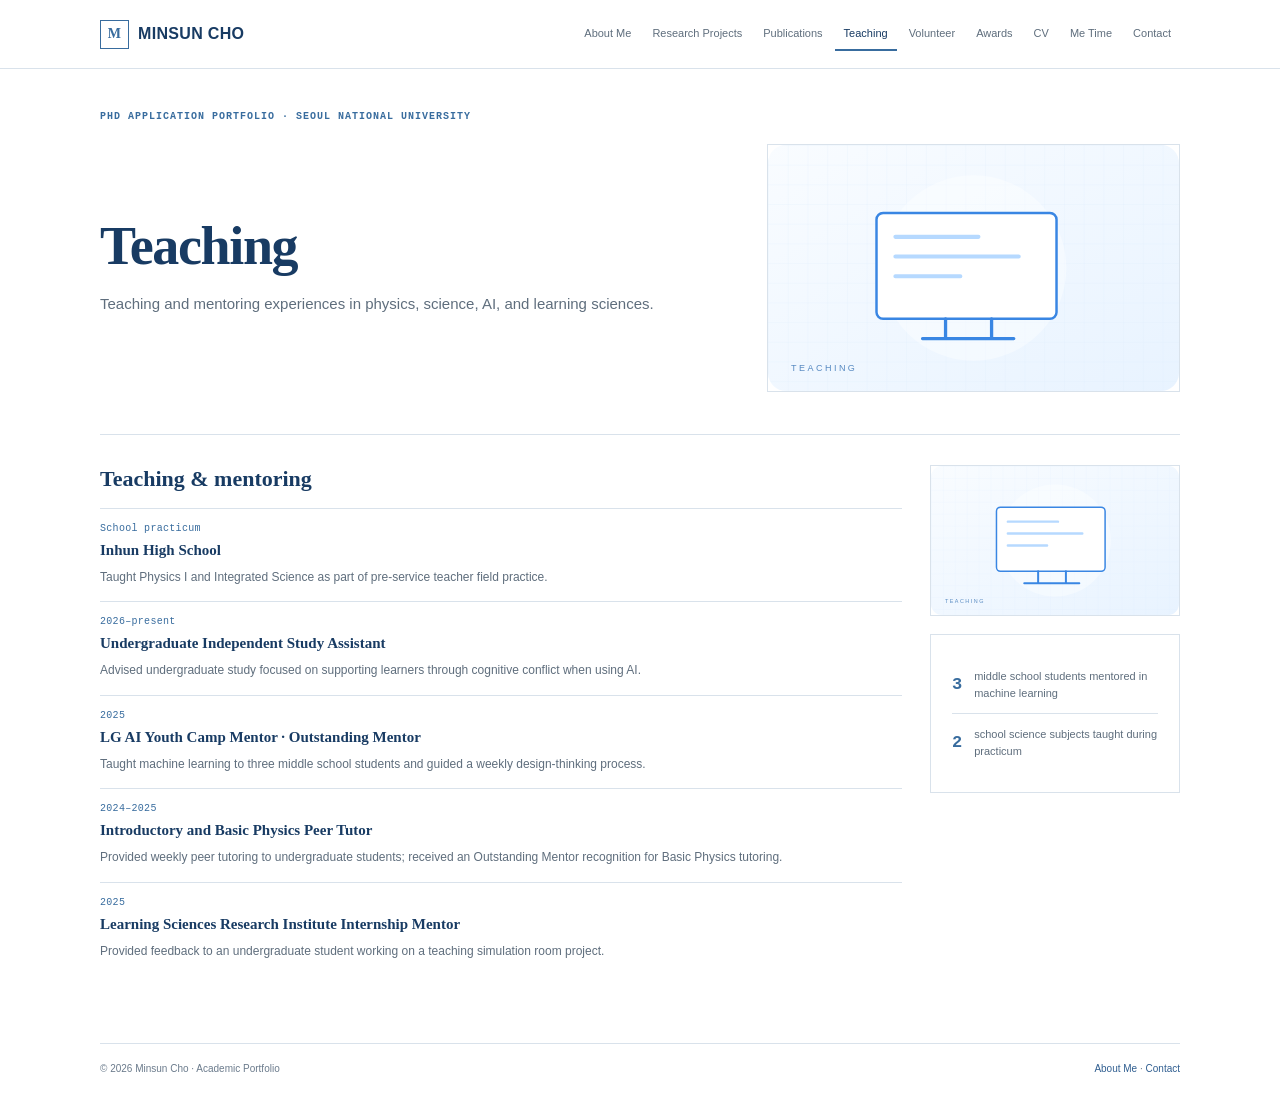
<file: teaching.html>
<!doctype html><html lang="en"><head><meta charset="utf-8"><meta name="viewport" content="width=device-width,initial-scale=1"><meta name="theme-color" content="#ffffff"><meta name="description" content="Teaching and mentoring experiences in physics, science, AI, and learning sciences."><title>Teaching | Minsun Cho</title><link rel="icon" href="assets/favicon.svg" type="image/svg+xml"><link rel="stylesheet" href="styles.css"></head><body><header class="top"><div class="shell bar"><a class="wordmark" href="index.html"><span class="mark">M</span><span>MINSUN CHO</span></a><nav class="tabs" aria-label="Portfolio pages"><a href="index.html">About Me</a><a href="research-projects.html">Research Projects</a><a href="publications.html">Publications</a><a href="teaching.html" aria-current="page">Teaching</a><a href="volunteer.html">Volunteer</a><a href="awards.html">Awards</a><a href="cv.html">CV</a><a href="me-time.html">Me Time</a><a href="contact.html">Contact</a></nav></div></header><main class="shell main"><div class="eyebrow">PhD Application Portfolio · Seoul National University</div><section class="hero"><div><h1>Teaching</h1><p class="intro">Teaching and mentoring experiences in physics, science, AI, and learning sciences.</p></div><div class="hero-art"><img src="assets/images/teaching.svg" alt="Abstract blue and white illustration for Teaching"></div></section><section><div class="split"><div><h2 class="section-head">Teaching &amp; mentoring</h2><div class="list">
<div class="item"><div class="date">School practicum</div><h3>Inhun High School</h3><p>Taught Physics I and Integrated Science as part of pre-service teacher field practice.</p></div>
<div class="item"><div class="date">2026–present</div><h3>Undergraduate Independent Study Assistant</h3><p>Advised undergraduate study focused on supporting learners through cognitive conflict when using AI.</p></div>
<div class="item"><div class="date">2025</div><h3>LG AI Youth Camp Mentor · Outstanding Mentor</h3><p>Taught machine learning to three middle school students and guided a weekly design-thinking process.</p></div>
<div class="item"><div class="date">2024–2025</div><h3>Introductory and Basic Physics Peer Tutor</h3><p>Provided weekly peer tutoring to undergraduate students; received an Outstanding Mentor recognition for Basic Physics tutoring.</p></div>
<div class="item"><div class="date">2025</div><h3>Learning Sciences Research Institute Internship Mentor</h3><p>Provided feedback to an undergraduate student working on a teaching simulation room project.</p></div>
</div></div><div><img class="side-visual" src="assets/images/teaching.svg" alt="Blue and white illustration of a learning board"><div class="panel" style="margin-top:14px"><div class="stat"><b>3</b><span>middle school students mentored in machine learning</span></div><div class="stat"><b>2</b><span>school science subjects taught during practicum</span></div></div></div></div></section></main><footer class="shell footer"><span>© <span id="year"></span> Minsun Cho · Academic Portfolio</span><span><a href="index.html">About Me</a> · <a href="contact.html">Contact</a></span></footer><script src="script.js"></script></body></html>
</file>
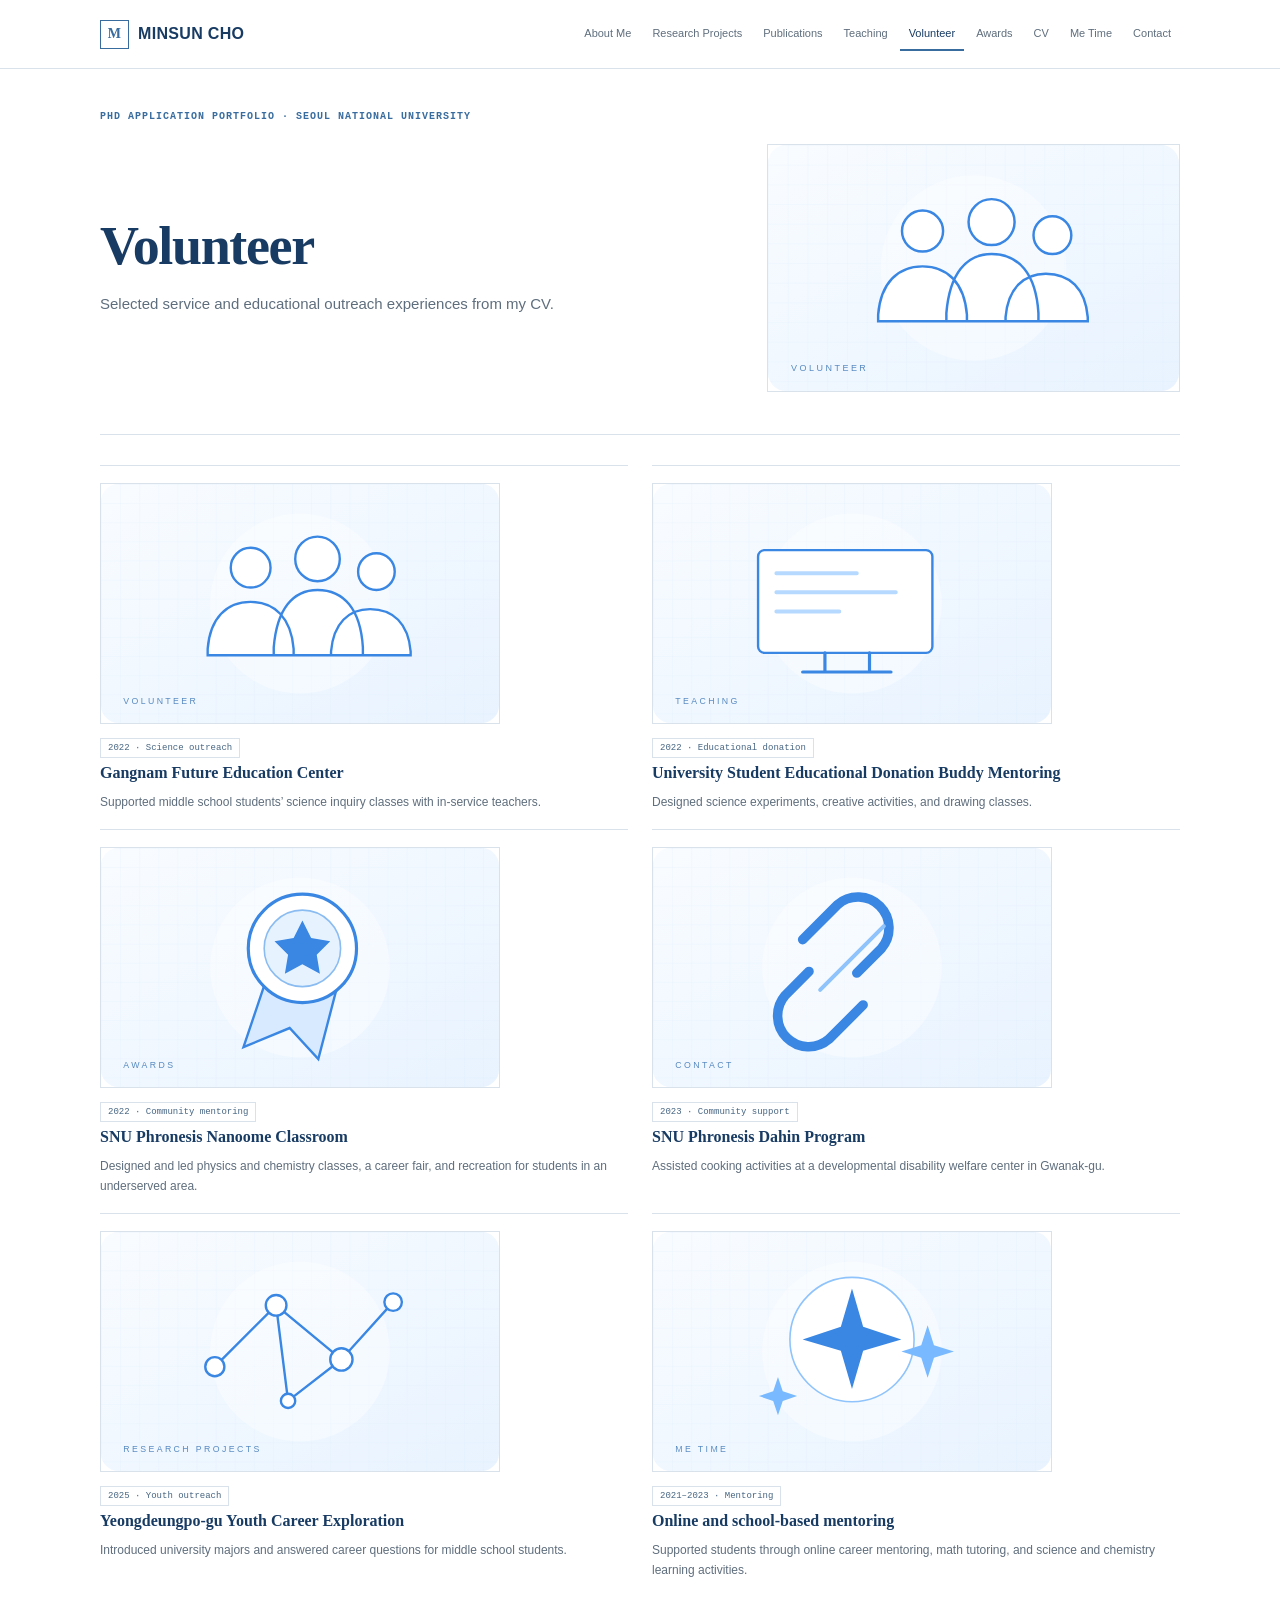
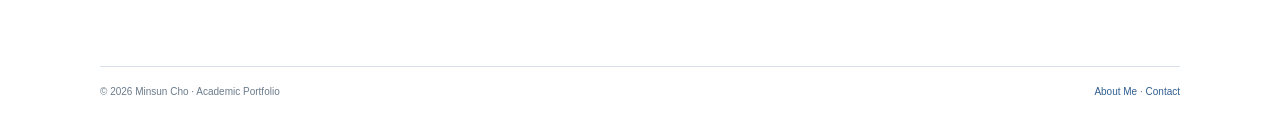
<file: volunteer.html>
<!doctype html><html lang="en"><head><meta charset="utf-8"><meta name="viewport" content="width=device-width,initial-scale=1"><meta name="theme-color" content="#ffffff"><meta name="description" content="Selected service and educational outreach experiences from my CV."><title>Volunteer | Minsun Cho</title><link rel="icon" href="assets/favicon.svg" type="image/svg+xml"><link rel="stylesheet" href="styles.css"></head><body><header class="top"><div class="shell bar"><a class="wordmark" href="index.html"><span class="mark">M</span><span>MINSUN CHO</span></a><nav class="tabs" aria-label="Portfolio pages"><a href="index.html">About Me</a><a href="research-projects.html">Research Projects</a><a href="publications.html">Publications</a><a href="teaching.html">Teaching</a><a href="volunteer.html" aria-current="page">Volunteer</a><a href="awards.html">Awards</a><a href="cv.html">CV</a><a href="me-time.html">Me Time</a><a href="contact.html">Contact</a></nav></div></header><main class="shell main"><div class="eyebrow">PhD Application Portfolio · Seoul National University</div><section class="hero"><div><h1>Volunteer</h1><p class="intro">Selected service and educational outreach experiences from my CV.</p></div><div class="hero-art"><img src="assets/images/volunteer.svg" alt="Abstract blue and white illustration for Volunteer"></div></section><section><div class="volunteer-grid">
<article class="card"><div class="card-art"><img src="assets/images/volunteer.svg" alt="Abstract community illustration"></div><span class="badge">2022 · Science outreach</span><h3>Gangnam Future Education Center</h3><p>Supported middle school students’ science inquiry classes with in-service teachers.</p></article>
<article class="card"><div class="card-art"><img src="assets/images/teaching.svg" alt="Abstract classroom illustration"></div><span class="badge">2022 · Educational donation</span><h3>University Student Educational Donation Buddy Mentoring</h3><p>Designed science experiments, creative activities, and drawing classes.</p></article>
<article class="card"><div class="card-art"><img src="assets/images/awards.svg" alt="Abstract partnership illustration"></div><span class="badge">2022 · Community mentoring</span><h3>SNU Phronesis Nanoome Classroom</h3><p>Designed and led physics and chemistry classes, a career fair, and recreation for students in an underserved area.</p></article>
<article class="card"><div class="card-art"><img src="assets/images/contact.svg" alt="Abstract connection illustration"></div><span class="badge">2023 · Community support</span><h3>SNU Phronesis Dahin Program</h3><p>Assisted cooking activities at a developmental disability welfare center in Gwanak-gu.</p></article>
<article class="card"><div class="card-art"><img src="assets/images/research-projects.svg" alt="Abstract mentorship illustration"></div><span class="badge">2025 · Youth outreach</span><h3>Yeongdeungpo-gu Youth Career Exploration</h3><p>Introduced university majors and answered career questions for middle school students.</p></article>
<article class="card"><div class="card-art"><img src="assets/images/me-time.svg" alt="Abstract student support illustration"></div><span class="badge">2021–2023 · Mentoring</span><h3>Online and school-based mentoring</h3><p>Supported students through online career mentoring, math tutoring, and science and chemistry learning activities.</p></article>
</div></section></main><footer class="shell footer"><span>© <span id="year"></span> Minsun Cho · Academic Portfolio</span><span><a href="index.html">About Me</a> · <a href="contact.html">Contact</a></span></footer><script src="script.js"></script></body></html>
</file>
<file: styles.css>
:root{--navy:#183b63;--blue:#386c9e;--sky:#a9c9e8;--pale:#f4f8fc;--white:#fff;--ink:#24364a;--muted:#5f6e7d;--line:#d9e2eb;--deep:#163758;--sans:Arial,"Helvetica Neue",sans-serif;--serif:Georgia,"Times New Roman",serif;--mono:Consolas,monospace}
*{box-sizing:border-box}html{scroll-behavior:smooth}body{margin:0;color:var(--ink);font-family:var(--sans);background:#fff;min-height:100vh}a{color:inherit}.shell{width:min(1080px,calc(100% - 44px));margin:auto}.top{position:sticky;top:0;z-index:10;background:#fff;border-bottom:1px solid var(--line)}.bar{min-height:68px;display:flex;align-items:center;justify-content:space-between;gap:20px}.wordmark{display:flex;align-items:center;gap:9px;color:var(--navy);font-weight:700;text-decoration:none;letter-spacing:.02em;white-space:nowrap}.mark{display:grid;place-items:center;width:29px;height:29px;border:1px solid var(--blue);color:var(--blue);font:600 14px var(--serif)}.tabs{display:flex;gap:3px;align-items:center;overflow-x:auto;scrollbar-width:none}.tabs::-webkit-scrollbar{display:none}.tabs a{flex:none;padding:10px 9px;color:var(--muted);font-size:11px;text-decoration:none;white-space:nowrap;border-bottom:2px solid transparent}.tabs a:hover,.tabs a[aria-current=page]{color:var(--navy);border-color:var(--blue)}
.main{padding:42px 0 68px}.hero{display:grid;grid-template-columns:1.2fr .8fr;align-items:center;gap:48px;padding:22px 0 42px;border-bottom:1px solid var(--line);margin-bottom:30px}.eyebrow{color:var(--blue);text-transform:uppercase;letter-spacing:.1em;font:600 10px var(--mono)}h1{margin:13px 0 13px;color:var(--navy);font:600 clamp(34px,5vw,54px)/1.08 var(--serif);letter-spacing:-.025em}.intro{max-width:680px;color:var(--muted);font-size:15px;line-height:1.75}.intro strong{color:var(--ink)}.hero-art{width:100%;max-width:440px;justify-self:end;border:1px solid var(--line);overflow:hidden}.hero-art img{display:block;width:100%;height:auto}.tag-row{display:flex;gap:7px;flex-wrap:wrap;margin-top:18px}.tag{display:inline-flex;border:1px solid var(--line);color:#476683;padding:6px 8px;font-size:10px}.buttons{display:flex;gap:9px;flex-wrap:wrap;margin-top:20px}.button{display:inline-flex;align-items:center;gap:7px;padding:10px 13px;border:1px solid var(--blue);text-decoration:none;font-size:11px;font-weight:600}.primary{background:var(--navy);color:#fff}.secondary{background:#fff;color:var(--navy)}.section-head{margin:0 0 14px;color:var(--navy);font:600 22px/1.25 var(--serif)}.section-copy{max-width:750px;color:var(--muted);font-size:13px;line-height:1.75}.panel{padding:21px;border:1px solid var(--line);background:#fff}.grid{display:grid;grid-template-columns:repeat(2,minmax(0,1fr));gap:0 22px;margin-top:20px}.card{padding:17px 0;border-top:1px solid var(--line);background:transparent}.card h3{margin:4px 0 8px;color:var(--navy);font:600 16px/1.35 var(--serif)}.card p{margin:0;color:var(--muted);font-size:12px;line-height:1.7}.card .meta{margin-bottom:7px;color:var(--blue);font:10px var(--mono);letter-spacing:.04em;text-transform:uppercase}.card-art{margin:0 0 12px;max-width:400px;overflow:hidden;border:1px solid var(--line)}.card-art img{display:block;width:100%}.list{display:grid;gap:0;margin-top:15px}.item{padding:14px 0;border-top:1px solid var(--line);background:transparent}.item h3{margin:0 0 6px;color:var(--navy);font:600 15px/1.4 var(--serif)}.item p{margin:0;color:var(--muted);font-size:12px;line-height:1.7}.item a{color:#245f95;text-decoration-thickness:1px;text-underline-offset:3px}.date{margin-bottom:6px;color:var(--blue);font:10px var(--mono);letter-spacing:.03em}.small{font-size:11px;color:var(--muted);line-height:1.7}.split{display:grid;grid-template-columns:1fr 250px;gap:28px;align-items:start}.side-visual{width:100%;border:1px solid var(--line)}.stat{display:flex;align-items:center;gap:12px;padding:12px 0;border-bottom:1px solid var(--line)}.stat:last-child{border:0}.stat b{color:var(--blue);font:600 17px var(--mono)}.stat span{color:var(--muted);font-size:11px;line-height:1.5}.cv-viewer{width:100%;height:min(78vh,900px);border:1px solid var(--line);background:#fff}.footer{display:flex;justify-content:space-between;gap:12px;padding:19px 0 28px;border-top:1px solid var(--line);color:#6b7b8c;font-size:10px}.footer a{color:#315f91;text-decoration:none}.note{margin-top:13px;padding:11px 13px;border-left:2px solid var(--blue);background:var(--pale);color:#4e6277;font-size:11px;line-height:1.7}.contact-line{display:flex;align-items:center;justify-content:space-between;gap:18px;padding:13px 0;border-bottom:1px solid var(--line)}.contact-line:last-child{border:0}.contact-label{color:var(--muted);font:10px var(--mono);text-transform:uppercase;letter-spacing:.06em}.contact-line a{color:#245f95;font-size:13px;font-weight:600;text-decoration:none;overflow-wrap:anywhere}.volunteer-grid{display:grid;grid-template-columns:repeat(2,minmax(0,1fr));gap:0 24px}.badge{display:inline-block;border:1px solid var(--line);padding:4px 7px;color:#476683;font:9px var(--mono)}
.network-toolbar{display:flex;align-items:center;gap:8px;flex-wrap:wrap;margin:18px 0}.filter-button{padding:8px 11px;border:1px solid var(--line);background:#fff;color:var(--muted);font:11px var(--sans);cursor:pointer}.filter-button[aria-pressed=true]{border-color:var(--blue);color:var(--navy);background:var(--pale)}.network-layout{display:grid;grid-template-columns:minmax(0,1fr) 245px;gap:20px;align-items:start}.network-frame{border:1px solid var(--line);background:#fff;overflow:hidden}.network-svg{display:block;width:100%;height:auto;min-height:430px}.edge{stroke:#b8c6d3;stroke-opacity:.48;fill:none}.edge.ego{stroke:#4778a5;stroke-opacity:.7}.edge.is-muted{stroke-opacity:.06}.edge.is-active{stroke:#1d5c91;stroke-opacity:.95}.net-node{cursor:pointer}.net-node circle{stroke:#fff;stroke-width:2}.net-node text{font:11px var(--sans);fill:#30485f;paint-order:stroke;stroke:#fff;stroke-width:3px;stroke-linejoin:round}.net-node.is-center text{font-weight:700;fill:#fff;stroke:none}.net-node.is-muted{opacity:.18}.net-node.is-active circle{stroke:#152f4c;stroke-width:3}.net-legend{display:flex;gap:15px;flex-wrap:wrap;padding:10px 13px;border-top:1px solid var(--line);color:var(--muted);font-size:10px}.legend-dot{display:inline-block;width:9px;height:9px;margin-right:5px;border-radius:50%;vertical-align:middle;background:#638db0}.legend-dot.center{background:#173b61}.legend-line{display:inline-block;width:19px;margin-right:5px;border-top:2px solid #7895ae;vertical-align:middle}.network-detail{position:sticky;top:88px;border:1px solid var(--line);padding:16px;background:#fff}.network-detail h2{margin:0 0 8px;color:var(--navy);font:600 17px var(--serif)}.network-detail p{color:var(--muted);font-size:11px;line-height:1.6}.network-detail ul{padding-left:17px;margin:9px 0;color:#465a6e;font-size:11px;line-height:1.6}.network-count{color:var(--blue);font:10px var(--mono)}.network-note{margin-top:13px;color:var(--muted);font-size:10px;line-height:1.65}.network-status{min-height:18px;color:var(--blue);font-size:10px}
@media(max-width:950px){.bar{align-items:flex-start;padding:12px 0;flex-direction:column;gap:7px}.tabs{width:100%}.hero{gap:25px}.split{grid-template-columns:1fr 210px}.network-layout{grid-template-columns:minmax(0,1fr) 215px}}
@media(max-width:680px){.shell{width:min(100% - 28px,560px)}.main{padding:28px 0 48px}.hero{grid-template-columns:1fr;gap:18px;padding:12px 0 27px}.hero-art{max-width:460px;justify-self:start}.grid,.volunteer-grid,.split,.network-layout{grid-template-columns:1fr}.section-head{font-size:20px}.intro{font-size:14px}.cv-viewer{height:70vh}.footer{font-size:9px}.network-detail{position:static}.network-svg{min-height:300px}.net-node text{font-size:13px}}
@media(prefers-reduced-motion:reduce){html{scroll-behavior:auto}}
</file>
